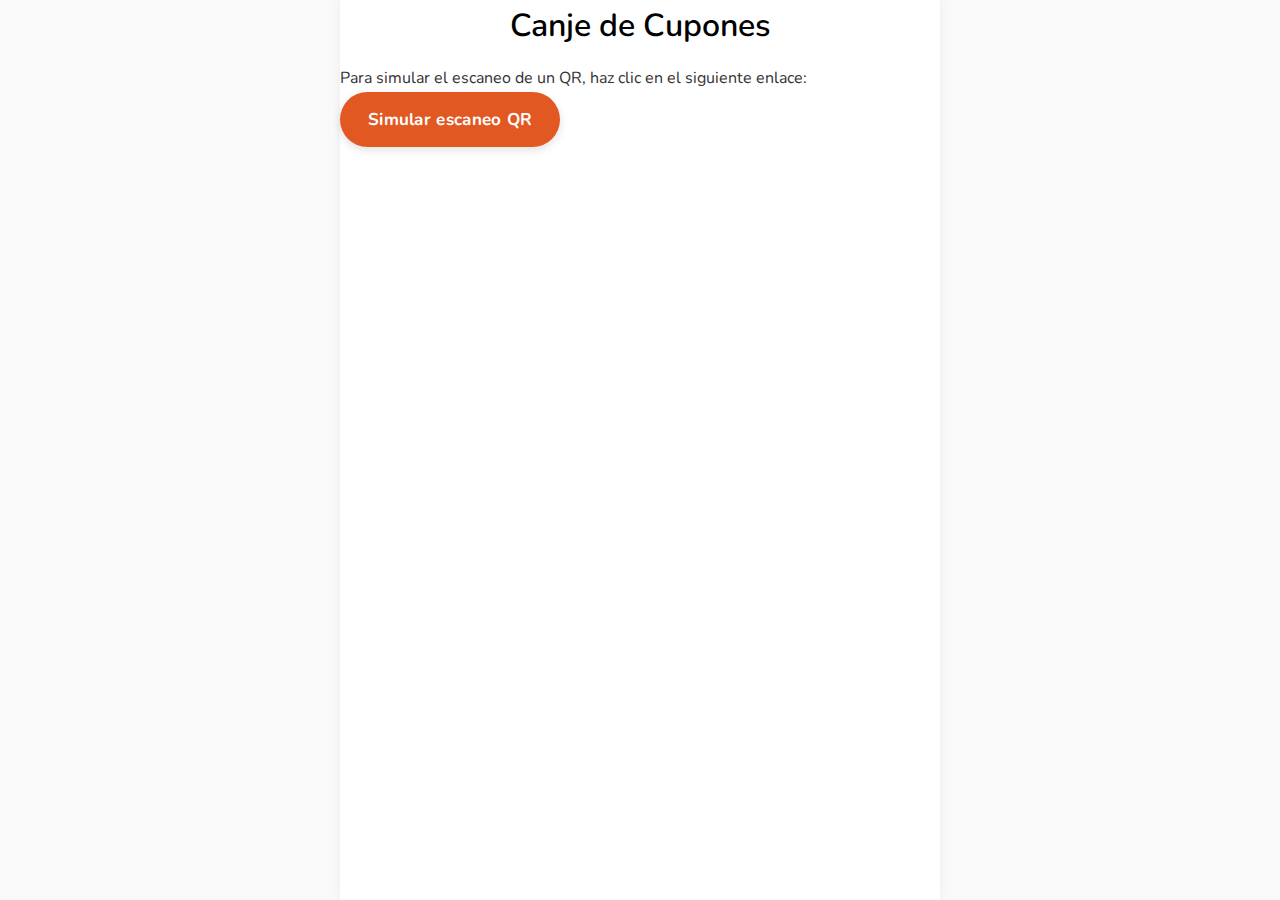
<file: index.html>
<!DOCTYPE html>
<html lang="es">
<head>
    <meta charset="UTF-8">
    <meta name="viewport" content="width=device-width, initial-scale=1.0">
    <title>Canje de Cupones</title>
    <link rel="preconnect" href="https://fonts.googleapis.com">
    <link rel="preconnect" href="https://fonts.gstatic.com" crossorigin>
    <link href="https://fonts.googleapis.com/css2?family=Nunito:wght@400;600;700&display=swap" rel="stylesheet">
    <link rel="stylesheet" href="styles.css">
</head>
<body>
    <div class="container">
        <h1>Canje de Cupones</h1>
        <p>Para simular el escaneo de un QR, haz clic en el siguiente enlace:</p>
        <a href="redeem.html?voucher=XYZ123" class="btn">Simular escaneo QR</a>
    </div>
</body>
</html>
</file>
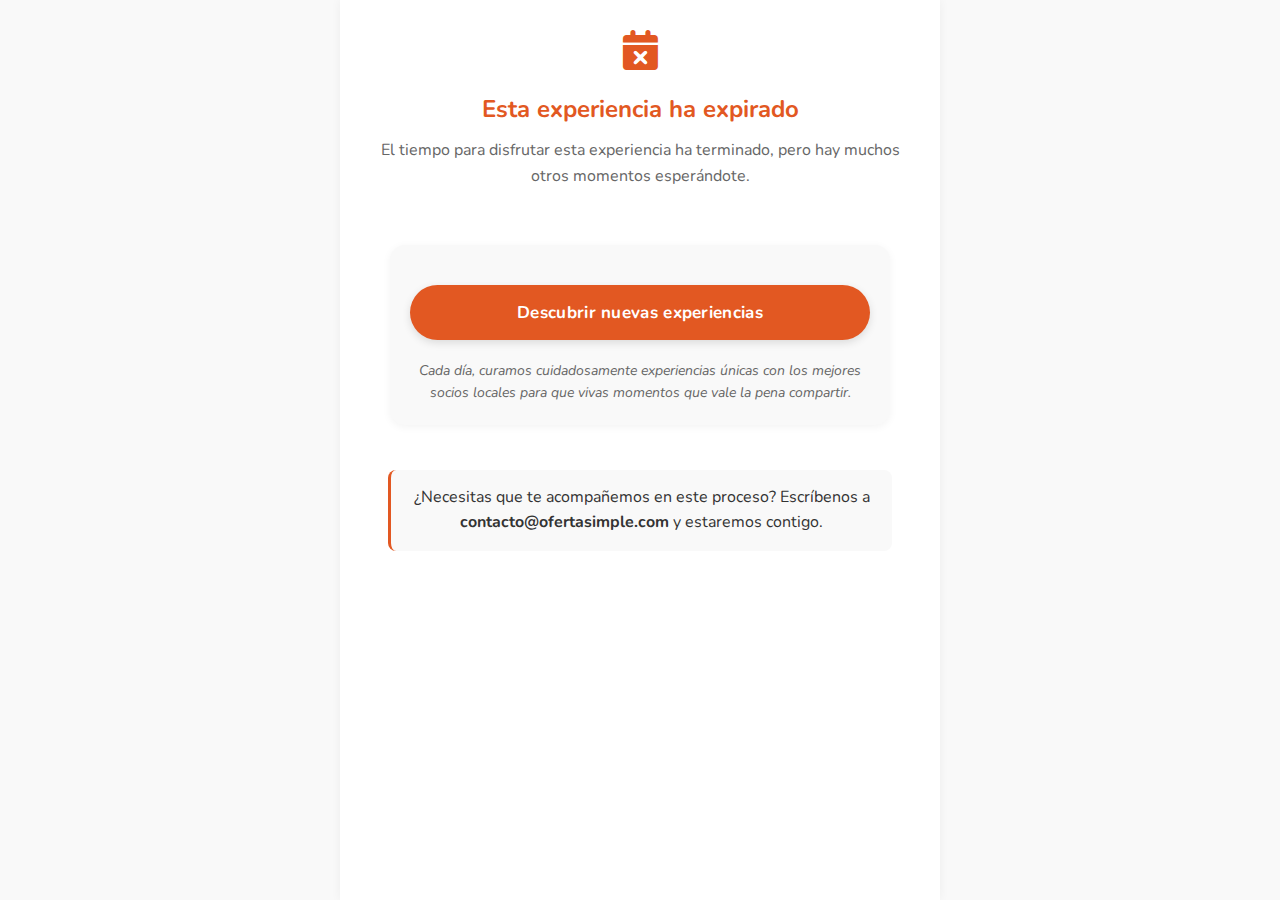
<file: expired-voucher.html>
<!DOCTYPE html>
<html lang="es">
<head>
    <meta charset="UTF-8">
    <meta name="viewport" content="width=device-width, initial-scale=1.0">
    <title>Experiencia no disponible</title>
    <link rel="preconnect" href="https://fonts.googleapis.com">
    <link rel="preconnect" href="https://fonts.gstatic.com" crossorigin>
    <link href="https://fonts.googleapis.com/css2?family=Nunito:wght@400;600;700&display=swap" rel="stylesheet">
    <link rel="stylesheet" href="https://cdnjs.cloudflare.com/ajax/libs/font-awesome/6.5.1/css/all.min.css">
    <link rel="stylesheet" href="styles.css">
</head>
<body>
    <div class="container">
        <div class="error-container">
            <i class="fa-solid fa-calendar-xmark" style="font-size:40px; color:var(--secondary-color); margin-bottom:20px;"></i>
            <h1 class="error-title">Esta experiencia ha expirado</h1>
            <div class="error-description">
                <p>El tiempo para disfrutar esta experiencia ha terminado, pero hay muchos otros momentos esperándote.</p>
            </div>
            
            <div class="cta-container">
                <div class="cta-buttons">
                    <a href="https://www.ofertasimple.com/portofino" class="btn-primary">Descubrir nuevas experiencias</a>
                </div>
                <p class="additional-info">Cada día, curamos cuidadosamente experiencias únicas con los mejores socios locales para que vivas momentos que vale la pena compartir.</p>
            </div>
            
            <div class="contact-info">
                <p>¿Necesitas que te acompañemos en este proceso? Escríbenos a <strong>contacto@ofertasimple.com</strong> y estaremos contigo.</p>
            </div>
        </div>
    </div>
</body>
</html>
</file>
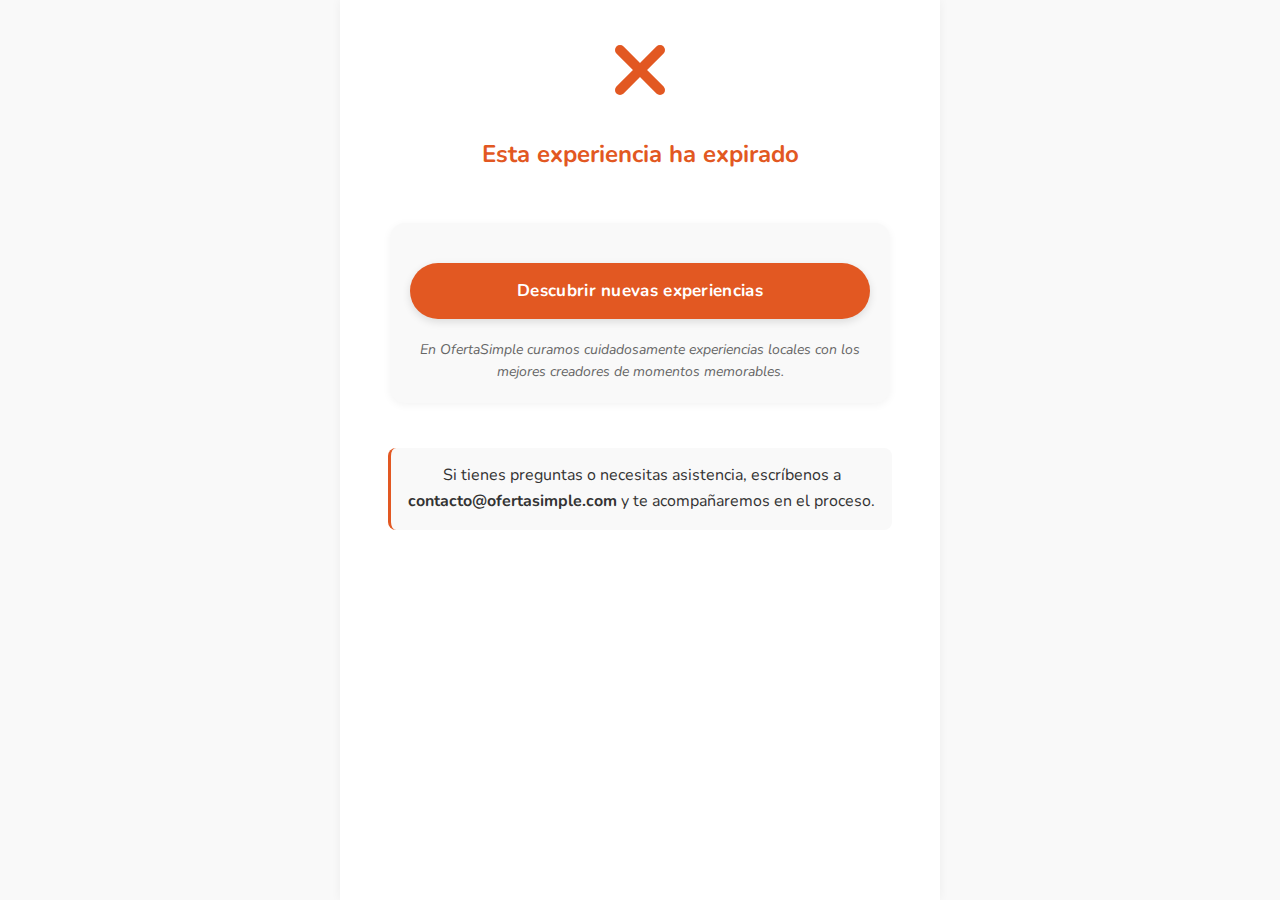
<file: inactive-offer.html>
<!DOCTYPE html>
<html lang="es">
<head>
    <meta charset="UTF-8">
    <meta name="viewport" content="width=device-width, initial-scale=1.0">
    <title>Experiencia evolucionada</title>
    <link rel="preconnect" href="https://fonts.googleapis.com">
    <link rel="preconnect" href="https://fonts.gstatic.com" crossorigin>
    <link href="https://fonts.googleapis.com/css2?family=Nunito:wght@400;600;700&display=swap" rel="stylesheet">
    <link rel="stylesheet" href="https://cdnjs.cloudflare.com/ajax/libs/font-awesome/6.5.1/css/all.min.css">
    <link rel="stylesheet" href="styles.css">
</head>
<body>
    <div class="container">
        <div class="error-container">
            <i class="fa-solid fa-xmark" style="font-size: 80px; color: var(--primary-color); margin: 0 auto 25px; display: block;"></i>
            <h1 class="error-title">Esta experiencia ha expirado</h1>
            <div class="error-description">
                <!-- Removed specified text -->
            </div>
            
            <div class="cta-container">

                <div class="cta-buttons">
                    <a href="https://www.ofertasimple.com" class="btn-primary">Descubrir nuevas experiencias</a>
                </div>
                <p class="additional-info">En OfertaSimple curamos cuidadosamente experiencias locales con los mejores creadores de momentos memorables.</p>
            </div>
            
            <div class="contact-info">
                <p>Si tienes preguntas o necesitas asistencia, escríbenos a <strong>contacto@ofertasimple.com</strong> y te acompañaremos en el proceso.</p>
            </div>
        </div>
    </div>
    
    <script>
        // Simple script to detect if user had an expired voucher or never bought one
        document.addEventListener('DOMContentLoaded', function() {
            const urlParams = new URLSearchParams(window.location.search);
            const userStatus = urlParams.get('status');
            const userSpecificMessage = document.getElementById('user-specific-message');
            
            if (userStatus === 'expired') {
                userSpecificMessage.innerHTML = '';
            } else {
                userSpecificMessage.innerHTML = 'Esta experiencia ha expirado. Te invitamos a descubrir lo que ahora está disponible.';
            }
        });
    </script>
</body>
</html>
</file>
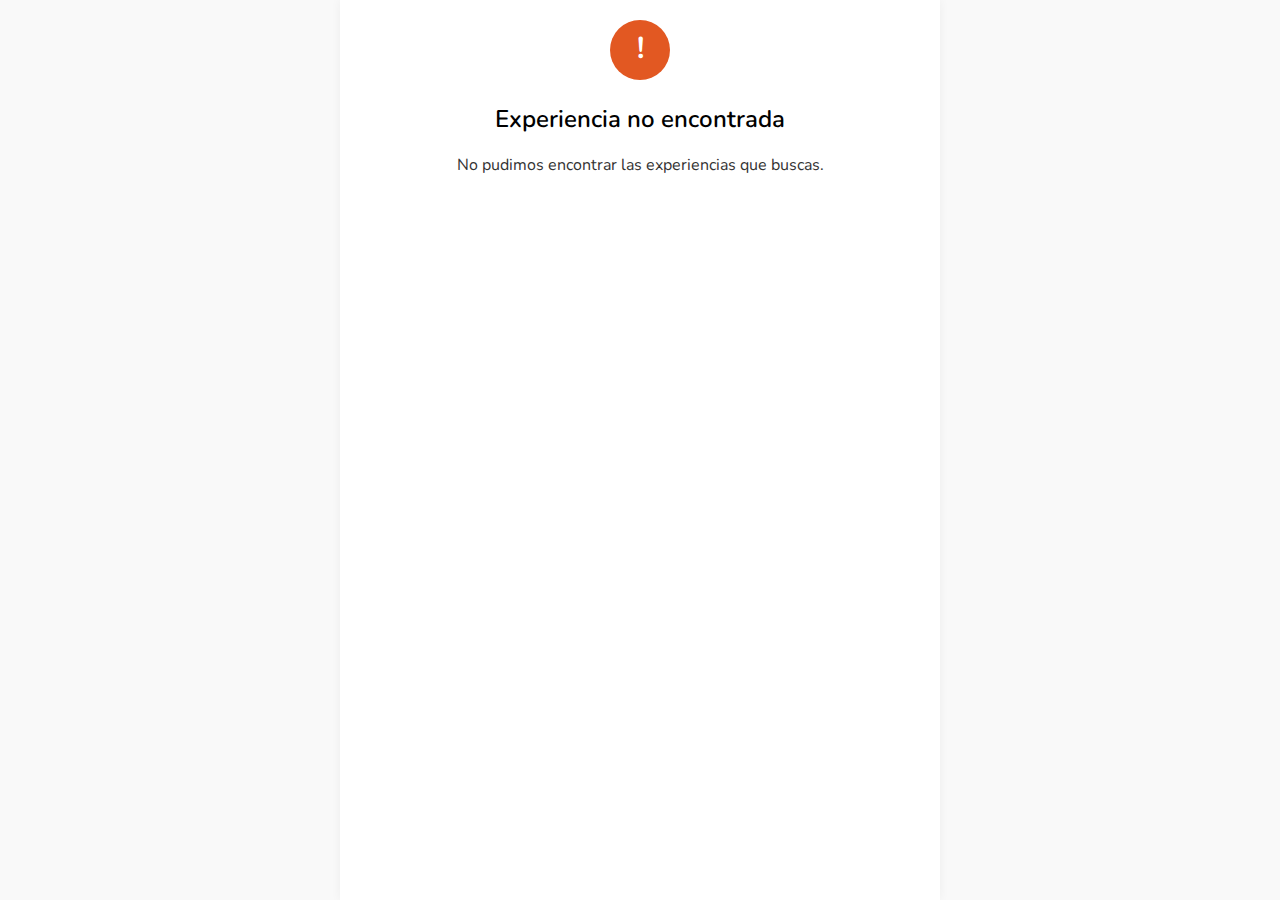
<file: merchant-offers.html>
<!DOCTYPE html>
<html lang="es">
<head>
    <meta charset="UTF-8">
    <meta name="viewport" content="width=device-width, initial-scale=1.0">
    <title>Seleccionar Experiencia</title>
    <link rel="preconnect" href="https://fonts.googleapis.com">
    <link rel="preconnect" href="https://fonts.gstatic.com" crossorigin>
    <link href="https://fonts.googleapis.com/css2?family=Nunito:wght@400;600;700&display=swap" rel="stylesheet">
    <link rel="stylesheet" href="styles.css">
    <link rel="stylesheet" href="https://cdnjs.cloudflare.com/ajax/libs/font-awesome/6.4.0/css/all.min.css">
</head>
<body>
    <div class="container">
        <div id="offers-container">
            <div id="loading">
                <div class="loading-spinner">
                    <div class="spinner"></div>
                </div>
                <p>Preparando experiencias para ti...</p>
            </div>
            
            <div id="merchant-info" style="display: none;">
                <div class="merchant-header">
                    <div class="merchant-icon-header">
                        <i class="fa-solid fa-store"></i>
                    </div>
                    <h1 id="merchant-name-header" class="merchant-title"></h1>
                    <p class="selection-title">Elige la experiencia que deseas disfrutar:</p>
                </div>
                
                <div class="offers-list">
                    <!-- Offers will be dynamically added here -->
                </div>
            </div>
            
            <div id="error-message" style="display: none;">
                <div class="error-icon">!</div>
                <h2>Experiencia no encontrada</h2>
                <p>No pudimos encontrar las experiencias que buscas.</p>
            </div>
        </div>
    </div>
    
    <script src="merchant-offers.js"></script>
</body>
</html>
</file>
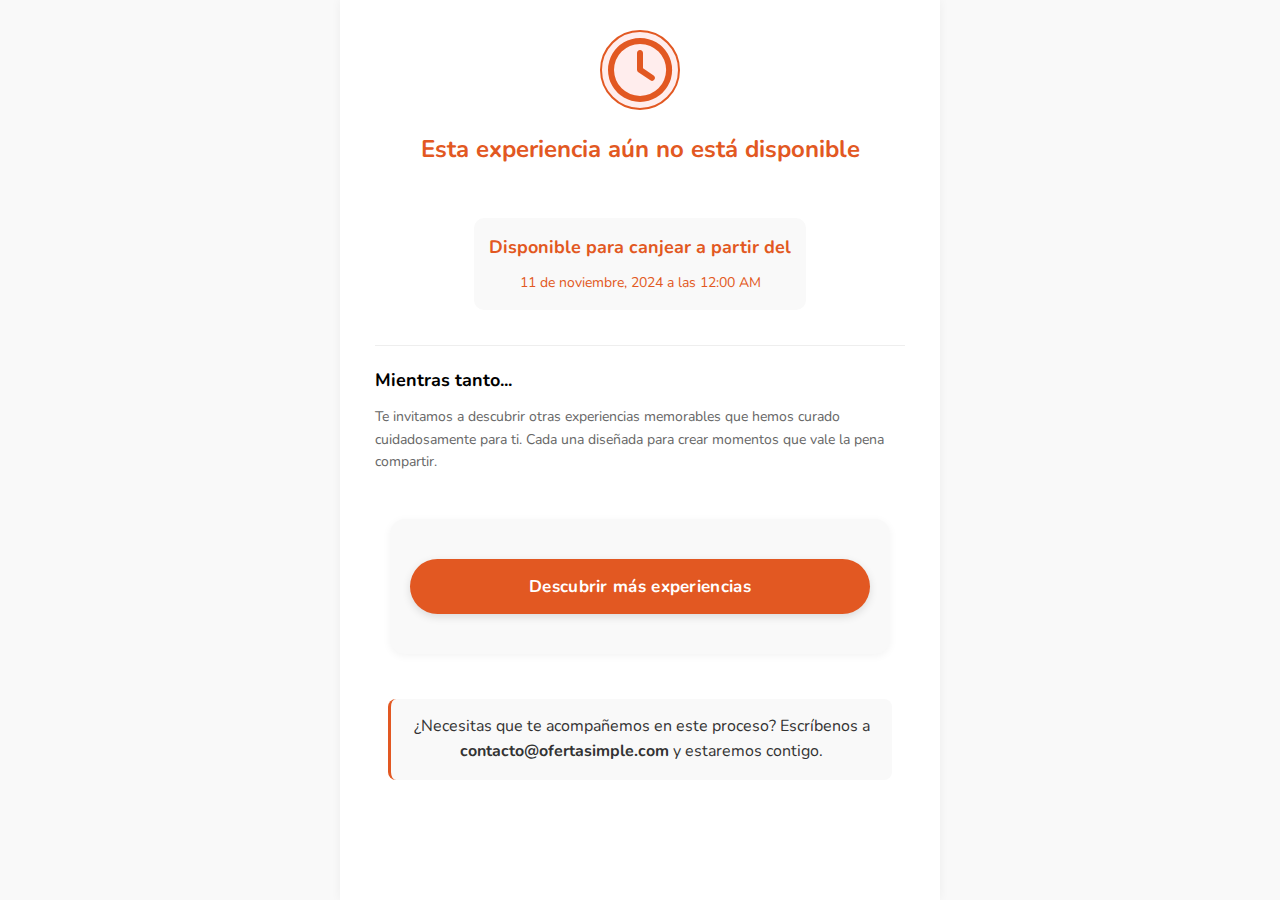
<file: not-active.html>
<!DOCTYPE html>
<html lang="es">
<head>
    <meta charset="UTF-8">
    <meta name="viewport" content="width=device-width, initial-scale=1.0">
    <title>Experiencia Próxima a Llegar</title>
    <link rel="preconnect" href="https://fonts.googleapis.com">
    <link rel="preconnect" href="https://fonts.gstatic.com" crossorigin>
    <link href="https://fonts.googleapis.com/css2?family=Nunito:wght@400;600;700&display=swap" rel="stylesheet">
    <link rel="stylesheet" href="https://cdnjs.cloudflare.com/ajax/libs/font-awesome/6.0.0/css/all.min.css">
    <link rel="stylesheet" href="styles.css">
    <style>
        #not-active-message .error-title {
            margin-bottom: 10px;
        }
        #not-active-message .voucher-details-expired {
            margin-top: 10px;
        }
    </style>
</head>
<body>
    <div class="container">
        <div id="voucher-container">
            <div id="not-active-message" class="error-container">
                <div class="expired-icon">
                    <i class="fa-regular fa-clock" style="font-size: 4rem; color: var(--primary-color);"></i>
                </div>
                <h2 class="error-title">Esta experiencia aún no está disponible</h2>
                <div class="error-description">
                </div>
                
                <div class="voucher-details-expired">
                    <h3>Disponible para canjear a partir del</h3>
                    <div class="expiry-date">11 de noviembre, 2024 a las 12:00 AM</div>
                </div>
                
                <div class="voucher-section">
                    <h3 class="section-title">Mientras tanto...</h3>
                    <p class="section-text">Te invitamos a descubrir otras experiencias memorables que hemos curado cuidadosamente para ti. Cada una diseñada para crear momentos que vale la pena compartir.</p>
                </div>
                
                <div class="cta-container">
                    <div class="cta-buttons">
                        <a href="https://ofertasimple.com/" class="btn btn-primary">Descubrir más experiencias</a>
                    </div>
                </div>
                
                <div class="contact-info">
                    <p>¿Necesitas que te acompañemos en este proceso? Escríbenos a <strong>contacto@ofertasimple.com</strong> y estaremos contigo.</p>
                </div>
            </div>
        </div>
    </div>



</body>
</html>
</file>
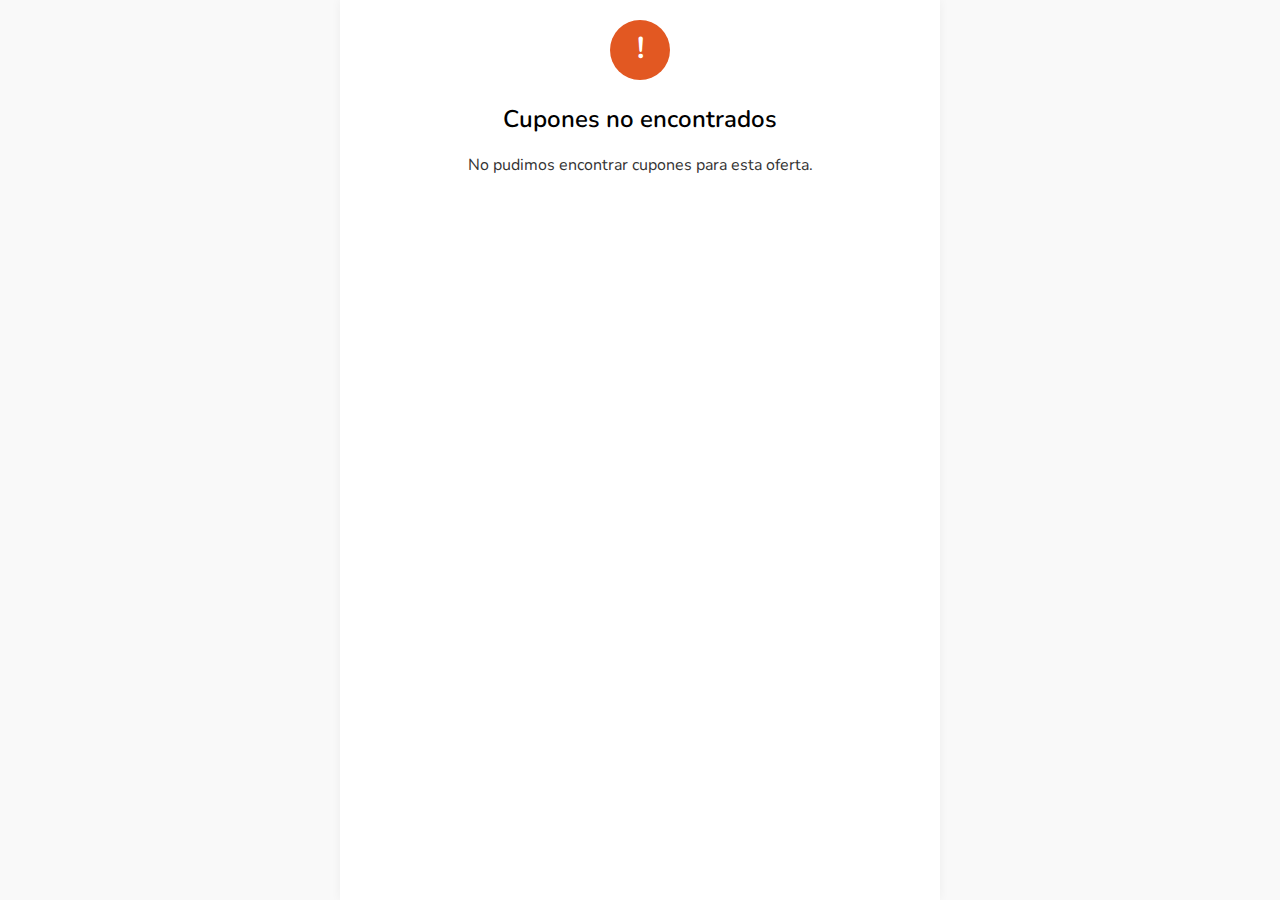
<file: voucher-selection.html>
<!DOCTYPE html>
<html lang="es">
<head>
    <meta charset="UTF-8">
    <meta name="viewport" content="width=device-width, initial-scale=1.0">
    <title>Seleccionar Cupón</title>
    <link rel="preconnect" href="https://fonts.googleapis.com">
    <link rel="preconnect" href="https://fonts.gstatic.com" crossorigin>
    <link href="https://fonts.googleapis.com/css2?family=Nunito:wght@400;600;700&display=swap" rel="stylesheet">
    <link rel="stylesheet" href="styles.css">
    <link rel="stylesheet" href="https://cdnjs.cloudflare.com/ajax/libs/font-awesome/6.4.0/css/all.min.css">
</head>
<body>
    <div class="container">
        <div id="vouchers-container">
            <div id="loading">
                <div class="loading-spinner">
                    <div class="spinner"></div>
                </div>
                <p>Cargando cupones disponibles...</p>
            </div>
            
            <div id="offer-info" style="display: none;">
                <div class="offer-header">
                    <div class="merchant-icon-header">
                        <i class="fa-solid fa-store"></i>
                    </div>
                    <h1 id="merchant-name-header" class="merchant-title"></h1>
                    <p class="selection-title-main">Selecciona el cupón que deseas canjear:</p>
                </div>
                
                <div class="vouchers-list">
                    <!-- Vouchers will be dynamically added here -->
                </div>
            </div>
            
            <div id="error-message" style="display: none;">
                <div class="error-icon">!</div>
                <h2>Cupones no encontrados</h2>
                <p>No pudimos encontrar cupones para esta oferta.</p>
            </div>
        </div>
    </div>
    
    <script src="voucher-selection.js"></script>
</body>
</html>
</file>
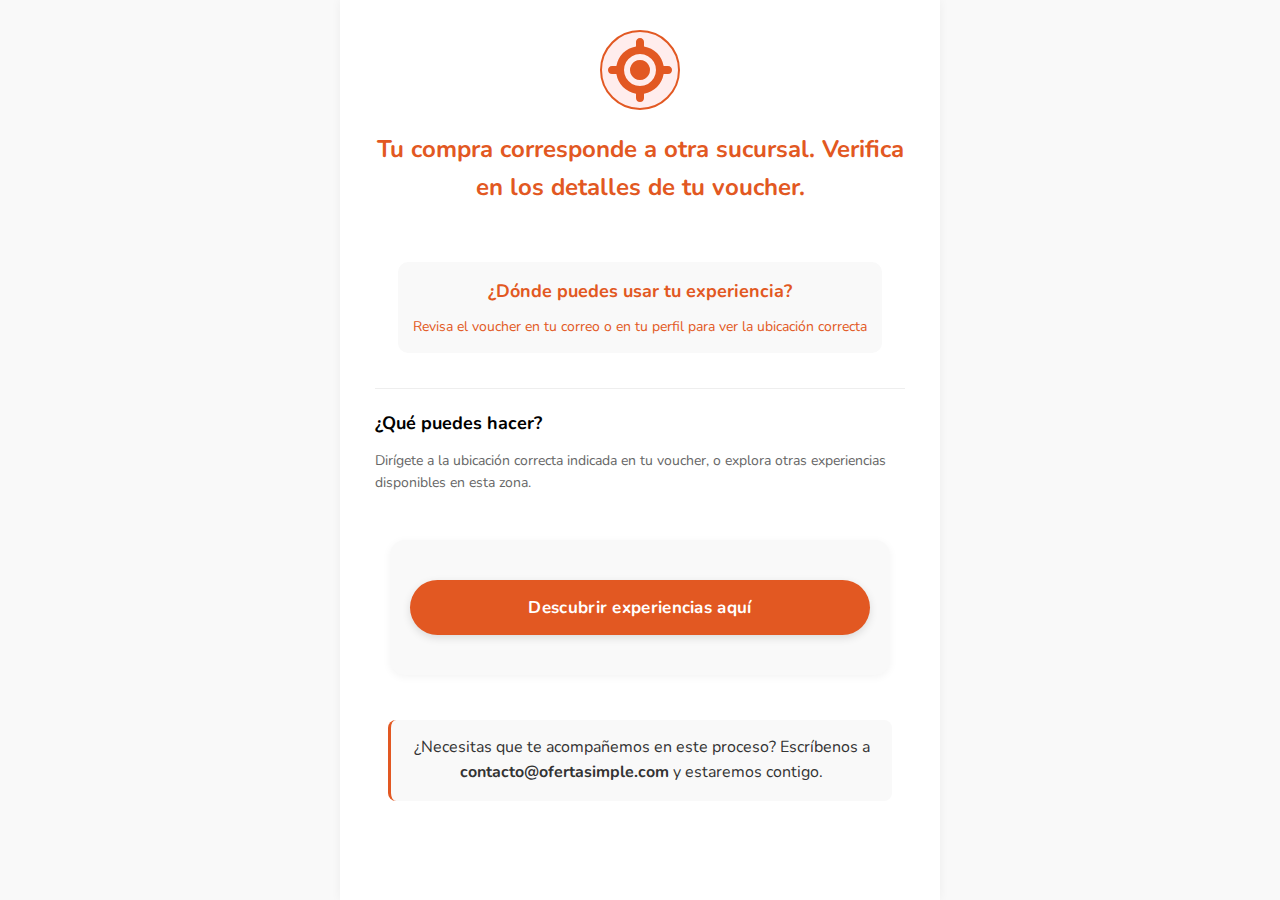
<file: wrong-location.html>
<!DOCTYPE html>
<html lang="es">
<head>
    <meta charset="UTF-8">
    <meta name="viewport" content="width=device-width, initial-scale=1.0">
    <title>Ubicación Incorrecta</title>
    <link rel="preconnect" href="https://fonts.googleapis.com">
    <link rel="preconnect" href="https://fonts.gstatic.com" crossorigin>
    <link href="https://fonts.googleapis.com/css2?family=Nunito:wght@400;600;700&display=swap" rel="stylesheet">
    <link rel="stylesheet" href="https://cdnjs.cloudflare.com/ajax/libs/font-awesome/6.5.1/css/all.min.css">
    <link rel="stylesheet" href="styles.css">
</head>
<body>
    <div class="container">
        <div class="error-container">
            <div class="expired-icon">
                <i class="fa-solid fa-location-crosshairs" style="font-size: 4rem; color: var(--primary-color);"></i>
            </div>
            <h2 class="error-title">Tu compra corresponde a otra sucursal. Verifica en los detalles de tu voucher.</h2>
            <div class="error-description">
            </div>
            
            <div class="voucher-details-expired">
                <h3>¿Dónde puedes usar tu experiencia?</h3>
                <div class="expiry-date">Revisa el voucher en tu correo o en tu perfil para ver la ubicación correcta</div>
            </div>
            
            <div class="voucher-section">
                <h3 class="section-title">¿Qué puedes hacer?</h3>
                <p class="section-text">Dirígete a la ubicación correcta indicada en tu voucher, o explora otras experiencias disponibles en esta zona.</p>
            </div>
            
            <div class="cta-container">
                <div class="cta-buttons">
                    <a href="https://ofertasimple.com/" class="btn btn-primary">Descubrir experiencias aquí</a>
                </div>
            </div>
            
            <div class="contact-info">
                <p>¿Necesitas que te acompañemos en este proceso? Escríbenos a <strong>contacto@ofertasimple.com</strong> y estaremos contigo.</p>
            </div>
        </div>
    </div>
</body>
</html>
</file>
<file: styles.css>
:root {
    --primary-color: #e25822; /* OfertaSimple orange */
    --secondary-color: #e25822; /* Mismo naranja como color principal */
    --text-color: #333;
    --light-text: #666;
    --background-color: #f9f9f9; /* Unificado */
    --border-color: #e0e0e0;
    --header-color: #000000; /* Changed from dark green to black */
    --button-hover: #d14d1c; /* Keeping the variable for reference but removing effects */
    --white: #ffffff;
    --voucher-title-color: #e25822; /* Orange color for voucher title */
    --voucher-code-color: #e25822; /* Orange color for voucher code */
    --info-bg: #f9f9f9; /* Unificado */
}

* {
    margin: 0;
    padding: 0;
    box-sizing: border-box;
}

html, body {
    height: auto;
    min-height: 100%;
    width: 100%;
    overflow-x: hidden;
    overflow-y: auto;
    margin: 0;
    padding: 0;
}

body {
    font-family: 'Nunito', sans-serif;
    line-height: 1.6;
    color: var(--text-color);
    background-color: var(--background-color);
}

.container {
    width: 100%;
    min-height: 100vh;
    max-width: 600px;
    margin: 0 auto;
    background: var(--white);
    box-shadow: 0 0 10px rgba(0,0,0,0.05);
    position: relative;
    overflow: visible;
}

#voucher-info {
    height: 100%;
}

/* Scrollable content area */
.voucher-content {
    position: absolute;
    top: 0;
    left: 0;
    right: 0;
    bottom: 0;
    overflow-y: auto;
    -webkit-overflow-scrolling: touch;
    padding-bottom: 120px; /* Match the height of the fixed area plus some padding */
}

/* Completely new approach for the fixed area */
.redemption-area {
    position: fixed;
    bottom: 0;
    left: 0;
    right: 0;
    width: 100%;
    max-width: 600px;
    margin: 0 auto;
    padding: 15px 20px 25px; /* More padding at bottom for safe area */
    background: white;
    border-top: 1px solid #ddd;
    text-align: center;
    z-index: 1000;
    box-shadow: 0 -2px 10px rgba(0, 0, 0, 0.1);
}

/* Reset scrollbar styles */
.voucher-content::-webkit-scrollbar {
    width: 4px;
}

.voucher-content::-webkit-scrollbar-track {
    background: #f9f9f9;
}

.voucher-content::-webkit-scrollbar-thumb {
    background: #ccc;
    border-radius: 2px;
}

/* Updated loading state */
#loading, #error-message {
    position: absolute;
    top: 0;
    left: 0;
    width: 100%;
    height: 100%;
    display: flex;
    flex-direction: column;
    justify-content: center;
    align-items: center;
    padding: 20px;
    text-align: center;
    background: #fff;
}

h1, h2 {
    margin-bottom: 15px;
    text-align: center;
    color: var(--header-color);
    font-weight: 600;
}

.btn, .btn-primary, .btn-secondary {
    display: inline-block;
    padding: 14px 28px;
    background: var(--primary-color);
    color: var(--white);
    border: none;
    border-radius: 30px; /* Rounded buttons like OfertaSimple */
    cursor: pointer;
    font-size: 17px;
    font-weight: 700;
    text-decoration: none;
    text-align: center;
    transition: opacity 0.2s;
    box-shadow: 0 3px 8px rgba(0, 0, 0, 0.12);
    letter-spacing: 0.3px;
}

.btn:active, .btn-primary:active {
    opacity: 0.9;
}

.btn-secondary {
    background: var(--secondary-color);
}

.btn-secondary:active {
    opacity: 0.9;
}

.voucher-image {
    width: 100%;
    height: auto;
    max-height: 220px;
    object-fit: cover;
    border-bottom: 1px solid rgba(0,0,0,0.06);
    display: block;
}

.voucher-title {
    font-size: 28px;
    color: var(--voucher-title-color);
    font-weight: 800;
    margin: 20px 15px 12px;
    text-align: center;
    padding: 0;
}

.voucher-description {
    text-align: center;
    padding: 0 15px;
    font-size: 16px;
    color: var(--light-text);
    line-height: 1.5;
    margin-bottom: 20px;
}

.voucher-info {
    margin: 20px 15px;
    padding: 20px 15px;
    text-align: center;
    background-color: #f9f9f9;
    border-radius: 10px;
}

.voucher-info-item {
    margin: 12px 0;
}

.voucher-info-label {
    font-weight: normal;
    display: block;
    margin-bottom: 5px;
    color: var(--light-text);
    font-size: 15px;
}

.voucher-info-value {
    font-weight: 700;
    color: var(--voucher-title-color);
    font-size: 16px;
}

/* Countdown timer */
.countdown {
    font-size: 64px;
    font-weight: bold;
    margin: 20px 0 15px;
    color: var(--primary-color);
}

.timer-header {
    color: var(--primary-color);
    margin-bottom: 10px;
}

/* Progress bar container */
.progress-container {
    width: 100%;
    height: 10px;
    background-color: #f9f9f9;
    border-radius: 20px;
    margin: 25px 0 30px;
    overflow: hidden;
}

/* Progress bar */
.progress-bar {
    height: 100%;
    background-color: var(--primary-color);
    border-radius: 20px;
    transition: width 1s linear;
}

/* Success message */
#redeemed-message {
    padding: 25px 20px;
    background-color: white;
    height: 100%;
    display: flex;
    flex-direction: column;
    align-items: center;
    justify-content: center;
    text-align: center;
}

.success-icon {
    font-size: 60px;
    color: white;
    margin: 0 auto 20px;
    background-color: #53C4A4; /* Changed from primary color to teal */
    width: 100px;
    height: 100px;
    border-radius: 50%;
    display: flex;
    align-items: center;
    justify-content: center;
    box-shadow: 0 4px 15px rgba(83, 196, 164, 0.25); /* Updated shadow color to match */
}

#redeemed-message h2 {
    color: var(--primary-color);
    font-size: 26px;
    margin-bottom: 25px;
    font-weight: 800;
    text-align: center;
    width: 100%;
}

#redeemed-message p {
    margin-bottom: 10px;
    color: #666;
    max-width: 90%;
    margin-left: auto;
    margin-right: auto;
    text-align: center;
    width: 100%;
}

#confirmation-code {
    font-size: 28px;
    color: var(--primary-color);
    display: block;
    margin: 5px auto 25px;
    padding: 15px 25px;
    background: #f9f9f9;
    border-radius: 8px;
    font-weight: bold;
    letter-spacing: 1px;
    border: 1px dashed var(--primary-color);
    width: 90%;
    text-align: center;
}

.redeemed-deal-info {
    background: #f9f9f9;
    border-radius: 8px;
    padding: 20px;
    margin: 20px auto;
    width: 90%;
    text-align: center;
    border: 1px solid #e8e8e8;
}

.redeemed-deal-info h3 {
    color: var(--primary-color);
    font-size: 16px;
    font-weight: 700;
    margin-bottom: 10px;
    text-align: center;
}

.redeemed-deal-info p {
    color: var(--text-color);
    font-size: 15px;
    font-weight: 600;
    line-height: 1.4;
    margin: 0;
    text-align: center;
}

/* Loading and errors */
#loading {
    font-size: 16px;
    color: var(--light-text);
}

/* Add tactile feedback for touch */
button:active, a:active {
    opacity: 0.9;
}

/* Loading spinner */
.loading-spinner {
    margin: 0 auto 20px;
    width: 50px;
    height: 50px;
    position: relative;
}

.spinner {
    width: 50px;
    height: 50px;
    border: 4px solid rgba(226, 88, 34, 0.2);
    border-radius: 50%;
    border-top-color: var(--primary-color);
    animation: spin 1s linear infinite;
}

@keyframes spin {
    0% { transform: rotate(0deg); }
    100% { transform: rotate(360deg); }
}

/* Error icon */
.error-icon {
    width: 60px;
    height: 60px;
    line-height: 58px;
    font-size: 30px;
    font-weight: bold;
    color: var(--white);
    background-color: var(--secondary-color);
    border-radius: 50%;
    margin: 0 auto 20px;
}

.qr-explanation {
    margin-bottom: 12px;
    padding: 0 5px;
}

.qr-question {
    font-size: 14px;
    font-weight: 700;
    margin-bottom: 5px;
}

.qr-answer {
    font-size: 12px;
    line-height: 1.3;
    margin-bottom: 5px;
}

/* Voucher sections */
.voucher-section {
    margin: 20px 15px;
    padding: 0;
    text-align: left;
    border-top: 1px solid #eeeeee;
    padding-top: 20px;
}

.section-title {
    font-size: 18px;
    font-weight: 700;
    color: var(--header-color);
    margin-bottom: 12px;
    text-align: left;
}

.section-text {
    font-size: 14px;
    color: var(--light-text);
    line-height: 1.6;
    margin-bottom: 15px;
    text-align: left;
}

.section-text a {
    color: var(--primary-color);
    text-decoration: none;
}

.section-text strong {
    font-weight: 700;
    color: var(--text-color);
}

.social-note {
    font-size: 15px;
    color: var(--primary-color);
    font-style: italic;
    margin: 20px 0;
    line-height: 1.6;
    text-align: center;
    padding: 10px;
    border-left: 3px solid var(--primary-color);
    background-color: #f9f9f9;
}

/* Button positioning */
.redemption-area .btn-primary {
    display: block;
    font-size: 16px;
    padding: 14px 15px;
    width: 100%; /* Full width button */
    max-width: none;
    letter-spacing: 0.5px;
    text-transform: uppercase;
    margin: 0 auto;
    border-radius: 30px; /* More rounded corners to match other buttons */
}

.redemption-area .btn-primary:active {
    opacity: 0.9;
}

/* Modal styles */
.modal {
    display: none;
    position: fixed;
    top: 0;
    left: 0;
    width: 100%;
    height: 100%;
    background: rgba(0, 0, 0, 0.45);
    -webkit-backdrop-filter: blur(6px);
    backdrop-filter: blur(6px);
    z-index: 1000;
    justify-content: center;
    align-items: center;
}

.modal-content {
    position: relative;
    background: var(--white);
    padding: 28px;
    border-radius: 18px;
    max-width: 90%;
    width: 380px;
    text-align: center;
    box-shadow: 0 18px 40px rgba(0, 0, 0, 0.18);
    border: 1px solid rgba(0,0,0,0.06);
    animation: modalFadeIn 240ms cubic-bezier(.2,.6,.2,1);
}

.modal-content h2 {
    color: var(--primary-color);
    font-size: 24px;
    margin-bottom: 10px;
    letter-spacing: 0.2px;
}

.modal-content p {
    margin-bottom: 14px;
    color: var(--light-text);
    font-size: 16px;
    line-height: 1.55;
}

.modal-buttons {
    display: flex;
    justify-content: center;
    gap: 12px;
    margin-top: 18px;
}

.modal-buttons .btn-primary {
    background-color: var(--primary-color);
}

.modal-buttons .btn-primary:active {
    opacity: 0.9;
}

#confirm-btn {
    background-color: var(--primary-color);
}

#confirm-btn:active {
    opacity: 0.9;
}

#cancel-timer-btn {
    background-color: #888;
    margin-top: 5px;
}

#cancel-timer-btn:active {
    opacity: 0.9;
}

.voucher-card {
    position: static; /* Ensure it doesn't interfere with absolute positioning */
    height: 100%;
}

.redemption-timestamp {
    background-color: #f9f9f9;
    border-radius: 8px;
    padding: 15px;
    margin: 20px auto;
    width: 90%;
    font-size: 14px;
    color: #666;
    box-shadow: inset 0 0 5px rgba(0,0,0,0.05);
    text-align: center;
}

.redemption-timestamp span {
    font-weight: 700;
    color: var(--primary-color);
    display: block;
    margin-top: 5px;
    margin-left: auto;
    margin-right: auto;
    font-size: 16px;
    text-align: center;
}

.contact-info {
    background-color: #f9f9f9;
    padding: 15px;
    border-radius: 8px;
    margin: 15px auto 25px;
    width: 90%;
    border-left: 3px solid var(--primary-color);
    text-align: center;
}

#redeemed-message .btn {
    padding: 14px 30px;
    margin: 10px auto 0;
    font-size: 16px;
    font-weight: 600;
    box-shadow: 0 4px 10px rgba(0,0,0,0.1);
    display: block;
    width: fit-content;
    text-align: center;
}

/* Merchant Offers Page Styles */
.merchant-header {
    display: flex;
    flex-direction: column;
    align-items: center;
    justify-content: center;
    padding: 32px 10px 18px 10px;
    text-align: center;
}

.merchant-image {
    width: 100%;
    height: auto;
    max-height: 150px;
    object-fit: cover;
    border-bottom: 1px solid rgba(0,0,0,0.06);
    margin-bottom: 15px;
}

.merchant-title {
    font-size: 26px;
    color: var(--voucher-title-color);
    margin-bottom: 10px;
}

.selection-instruction {
    font-size: 18px;
    color: var(--light-text);
    margin-bottom: 0;
    text-align: center;
}

.offers-list, .vouchers-list {
    padding: 0 15px 100px; /* Add bottom padding for scrolling */
    overflow-y: auto;
    height: calc(100% - 220px); /* Adjust based on header height */
}

.offer-item, .voucher-item {
    background-color: white;
    border-radius: 12px;
    box-shadow: 0 2px 8px rgba(0,0,0,0.08);
    margin-bottom: 16px;
    overflow: hidden;
    position: relative;
    cursor: pointer;
    transition: transform 0.2s ease, box-shadow 0.2s ease;
    border: 1px solid #f0f0f0;
}

.offer-item:active, .voucher-item:active {
    transform: translateY(1px);
    box-shadow: 0 1px 5px rgba(0,0,0,0.05);
}

.offer-image, .voucher-image-small {
    width: 100%;
    height: 120px;
    object-fit: cover;
}

.offer-content, .voucher-content-small {
    padding: 15px;
}

.offer-name, .voucher-name-small {
    font-size: 18px;
    font-weight: 700;
    color: var(--voucher-title-color);
    margin-bottom: 5px;
}

.offer-description-short, .voucher-description-short {
    font-size: 14px;
    color: var(--light-text);
    margin-bottom: 10px;
    line-height: 1.4;
}

.offer-price, .voucher-purchase-date {
    display: inline-block;
    font-size: 14px;
    font-weight: 600;
    color: var(--header-color);
    background-color: var(--background-color);
    padding: 5px 10px;
    border-radius: 15px;
    margin-top: 5px;
}

.back-button-area {
    position: fixed;
    bottom: 0;
    left: 0;
    right: 0;
    width: 100%;
    max-width: 600px;
    margin: 0 auto;
    padding: 15px 20px 25px;
    background: white;
    border-top: 1px solid #ddd;
    text-align: center;
    z-index: 1000;
    box-shadow: 0 -2px 10px rgba(0, 0, 0, 0.1);
}

.back-button-area .btn-secondary {
    width: 100%;
    max-width: none;
}

/* Offer Selection Page Styles */
.offer-header {
    display: flex;
    flex-direction: column;
    align-items: center;
    justify-content: center;
    padding: 32px 10px 18px 10px;
    text-align: center;
}

.offer-image {
    width: 100%;
    height: auto;
    max-height: 180px;
    object-fit: cover;
}

.offer-title {
    font-size: 24px;
    color: var(--voucher-title-color);
    margin: 15px 15px 10px;
    padding: 0;
}

.offer-description {
    padding: 0 15px;
    font-size: 14px;
    color: var(--light-text);
    margin-bottom: 10px;
}

/* Responsive adjustments */
@media (max-width: 400px) {
    .offer-item, .voucher-item {
        margin-bottom: 12px;
    }
    
    .offer-image, .voucher-image-small {
        height: 100px;
    }
    
    .offer-name, .voucher-name-small {
        font-size: 16px;
    }
}

/* Info modal refinements */
#info-modal .modal-content {
    width: 400px;
    max-width: calc(100% - 40px);
    padding: 26px 24px 22px;
}

#info-modal .modal-content p a {
    text-decoration: none;
}

#info-modal .modal-content p a:active {
    opacity: 0.9;
}

#info-modal .user-status-message {
    border-radius: 10px;
    padding: 12px 14px;
}

#info-modal .modal-content .modal-small {
    font-size: 14px;
}

#info-modal .modal-divider {
    height: 1px;
    background: linear-gradient(to right, rgba(0,0,0,0), rgba(0,0,0,0.08), rgba(0,0,0,0));
    margin: 8px 0 14px;
    border-radius: 1px;
}

.modal-close {
    position: absolute;
    top: 10px;
    right: 10px;
    width: 36px;
    height: 36px;
    border: none;
    background: transparent;
    border-radius: 50%;
    font-size: 22px;
    line-height: 36px;
    color: #999;
    cursor: pointer;
}

.modal-close:active {
    opacity: 0.8;
}

@keyframes modalFadeIn {
    from { transform: translateY(8px) scale(0.985); opacity: 0; }
    to { transform: translateY(0) scale(1); opacity: 1; }
}

/* Error pages styles - Expired voucher and No voucher */
.error-container {
    padding: 30px 20px;
    display: flex;
    flex-direction: column;
    align-items: center;
    text-align: center;
    min-height: 100vh;
    height: auto;
    overflow-y: auto;
}

.expired-icon {
    width: 80px;
    height: 80px;
    margin-bottom: 20px;
    display: flex;
    justify-content: center;
    align-items: center;
    background-color: rgba(255, 82, 82, 0.1);
    border-radius: 50%;
    border: 2px solid var(--secondary-color);
}

.expired-icon i {
    font-size: 40px;
    color: var(--secondary-color);
}

.expired-icon img, .no-voucher-icon img {
    width: 100%;
    height: 100%;
}

.error-title {
    color: var(--secondary-color);
    font-size: 24px;
    margin-bottom: 10px;
    font-weight: 700;
}

.error-description {
    margin-bottom: 30px;
}

.error-description p {
    color: var(--light-text);
    margin-bottom: 15px;
}

.voucher-details-expired, .merchant-details {
    background-color: var(--background-color);
    border-radius: 10px;
    padding: 15px;
    margin: 15px 0;
}

.voucher-details-expired h3, .merchant-details h3 {
    color: var(--voucher-title-color);
    font-size: 18px;
    margin-bottom: 10px;
}

.expiry-date {
    font-size: 14px;
    color: var(--secondary-color);
}

.cta-container {
    width: 100%;
    max-width: 500px;
    margin: 10px auto 30px;
    background-color: var(--background-color);
    border-radius: 15px;
    padding: 20px;
    box-shadow: 0 2px 8px rgba(0,0,0,0.05);
}

.cta-text {
    font-size: 18px;
    font-weight: 600;
    color: var(--voucher-title-color);
    margin-bottom: 15px;
}

.cta-buttons {
    display: flex;
    flex-direction: column;
    gap: 10px;
    margin: 20px 0;
}

.additional-info {
    font-size: 14px;
    color: var(--light-text);
    font-style: italic;
    margin-top: 15px;
}

.btn-back {
    display: inline-block;
    padding: 12px 24px;
    color: var(--light-text);
    text-decoration: none;
    border-radius: 30px;
    font-size: 14px;
    margin-top: 20px;
}

.btn-back:hover {
    text-decoration: underline;
}

/* Current offer display in the no-voucher page */
.current-offer {
    margin: 20px 0;
    border: 1px solid #eee;
    border-radius: 10px;
    overflow: hidden;
    background-color: white;
}

.offer-image-container {
    display: flex;
    flex-direction: column;
}

.offer-image-small {
    width: 100%;
    height: 120px;
    object-fit: cover;
}

.offer-details {
    padding: 15px;
    text-align: left;
}

.offer-details h4 {
    color: var(--voucher-title-color);
    font-size: 18px;
    margin-bottom: 5px;
}

.offer-details p {
    font-size: 14px;
    color: var(--light-text);
    margin-bottom: 10px;
}

.offer-price {
    display: inline-block;
    padding: 5px 12px;
    background-color: var(--background-color);
    border-radius: 20px;
    font-weight: 700;
    color: var(--header-color);
    font-size: 15px;
}

/* Responsive adjustments for error pages */
@media (max-width: 400px) {
    .cta-container {
        padding: 15px;
    }
    
    .cta-buttons {
        gap: 8px;
    }
    
    .error-title {
        font-size: 22px;
    }
}

.no-voucher-icon {
    width: 80px;
    height: 80px;
    margin-bottom: 20px;
    display: flex;
    justify-content: center;
    align-items: center;
    background-color: rgba(226, 88, 34, 0.1);
    border-radius: 50%;
    border: 2px solid var(--primary-color);
    position: relative;
}

.no-voucher-icon i {
    font-size: 40px;
    color: var(--primary-color);
}

.icon-stack {
    position: relative;
    display: inline-block;
    width: 100%;
    height: 100%;
    display: flex;
    justify-content: center;
    align-items: center;
}

.no-voucher-icon i.fa-ticket-simple {
    font-size: 40px;
    color: var(--primary-color);
    z-index: 1;
}

.no-voucher-icon i.icon-slash {
    position: absolute;
    font-size: 50px;
    color: var(--secondary-color);
    opacity: 0.9;
    z-index: 2;
    transform: rotate(15deg);
}

/* Inactive Offer styles */
.inactive-offer-icon {
    width: 80px;
    height: 80px;
    margin-bottom: 20px;
    display: flex;
    justify-content: center;
    align-items: center;
    background-color: rgba(255, 82, 82, 0.1);
    border-radius: 50%;
    border: 2px solid var(--secondary-color);
    position: relative;
}

.inactive-offer-icon .icon-stack {
    position: relative;
    display: inline-block;
    width: 100%;
    height: 100%;
    display: flex;
    justify-content: center;
    align-items: center;
}

.inactive-offer-icon i.fa-shop {
    font-size: 35px;
    color: var(--header-color);
    z-index: 1;
}

.inactive-offer-icon i.icon-ban {
    position: absolute;
    font-size: 60px;
    color: var(--secondary-color);
    opacity: 0.85;
    z-index: 2;
}

.inactive-message {
    color: var(--secondary-color);
    font-size: 14px;
    display: flex;
    align-items: center;
    justify-content: center;
    gap: 5px;
}

.inactive-message i {
    font-size: 16px;
}

.current-offers-grid {
    display: grid;
    grid-template-columns: 1fr 1fr;
    gap: 15px;
    margin: 20px 0;
}

.alternate-offer {
    background-color: white;
    border-radius: 10px;
    overflow: hidden;
    border: 1px solid #eee;
    transition: transform 0.2s ease;
}

.alternate-offer:active {
    transform: scale(0.98);
}

.alternate-offer-image {
    width: 100%;
    height: 80px;
    object-fit: cover;
}

.alternate-offer-details {
    padding: 10px;
    text-align: left;
}

.alternate-offer-details h4 {
    font-size: 14px;
    color: var(--voucher-title-color);
    margin-bottom: 5px;
    line-height: 1.3;
}

.alternate-offer-details p {
    font-size: 12px;
    color: var(--light-text);
    margin-bottom: 8px;
    line-height: 1.3;
}

.alternate-offer-details .offer-price {
    font-size: 13px;
    padding: 3px 8px;
}

.user-status-message {
    background-color: #FFF8E1;
    border-left: 3px solid #FFB300;
    padding: 12px;
    margin: 15px 0;
    border-radius: 5px;
    display: flex;
    align-items: flex-start;
    gap: 10px;
    text-align: left;
}

.status-icon {
    color: #FFB300;
    font-size: 16px;
    margin-top: 2px;
}

.user-status-message p {
    margin: 0;
    font-size: 14px;
    color: var(--text-color);
    line-height: 1.4;
}

/* Responsive adjustments for inactive offer page */
@media (max-width: 400px) {
    .current-offers-grid {
        grid-template-columns: 1fr;
    }
}

/* Voucher Value Proposition Styles */
.voucher-value-proposition {
    padding: 0;
    margin: 5px 0 10px 0;
}

.proposition-tag {
    display: block;
    font-weight: 700;
    color: var(--primary-color);
    font-size: 16px;
    margin-bottom: 8px;
}

.proposition-details {
    color: var(--text-color);
    font-size: 14px;
    margin: 0 0 10px 0;
    line-height: 1.4;
}

.voucher-content-small {
    padding: 18px;
    display: flex;
    flex-direction: column;
    height: 100%;
}

.voucher-name-small {
    font-size: 14px;
    font-weight: 600;
    color: var(--light-text);
    margin-bottom: 0;
    white-space: nowrap;
    overflow: hidden;
    text-overflow: ellipsis;
    max-width: 70%; /* Adjust as needed to prevent overlap with voucher code */
}

.voucher-description-short {
    font-size: 14px;
    color: var(--light-text);
    margin-bottom: 15px;
    line-height: 1.3;
    border-top: 1px solid #eee;
    padding-top: 12px;
}

.voucher-purchase-date {
    display: inline-block;
    font-size: 14px;
    font-weight: 600;
    color: var(--header-color);
    padding: 5px 0;
}

.selection-title {
    font-size: 22px;
    color: var(--primary-color);
    font-weight: 700;
    margin-bottom: 6px;
    text-align: center;
}

.merchant-subtitle {
    font-size: 18px;
    font-weight: 600;
    color: var(--text-color);
    margin-bottom: 15px;
    text-align: center;
}

/* Voucher CTA Button */
.voucher-cta-btn {
    background-color: var(--primary-color);
    color: white;
    border: none;
    border-radius: 25px;
    padding: 10px 15px;
    font-size: 14px;
    font-weight: 700;
    cursor: pointer;
    margin-top: auto;
    transition: opacity 0.2s ease;
    text-transform: uppercase;
    letter-spacing: 0.5px;
    align-self: flex-start;
    box-shadow: 0 2px 5px rgba(226, 88, 34, 0.2);
}

.voucher-cta-btn:active {
    opacity: 0.9;
}

.voucher-header {
    display: flex;
    justify-content: space-between;
    align-items: center;
    margin-bottom: 8px;
}

.voucher-code {
    font-size: 12px;
    color: var(--light-text);
    font-weight: 400;
}

.voucher-code-bottom {
    font-size: 12px;
    color: var(--light-text);
    font-weight: 400;
    margin-top: 10px;
    text-align: left;
}

.merchant-icon-header {
    display: flex;
    justify-content: center;
    align-items: center;
    margin-bottom: 12px;
}

.merchant-icon-header i {
    font-size: 44px;
    color: var(--primary-color);
}

#merchant-name-header.merchant-title {
    font-size: 26px;
    color: var(--header-color);
    font-weight: 800;
    text-align: center;
    margin-bottom: 10px;
    letter-spacing: 0.2px;
}

.selection-title-main {
    font-size: 24px;
    color: var(--primary-color);
    font-weight: 800;
    margin-bottom: 18px;
    text-align: center;
}
</file>
